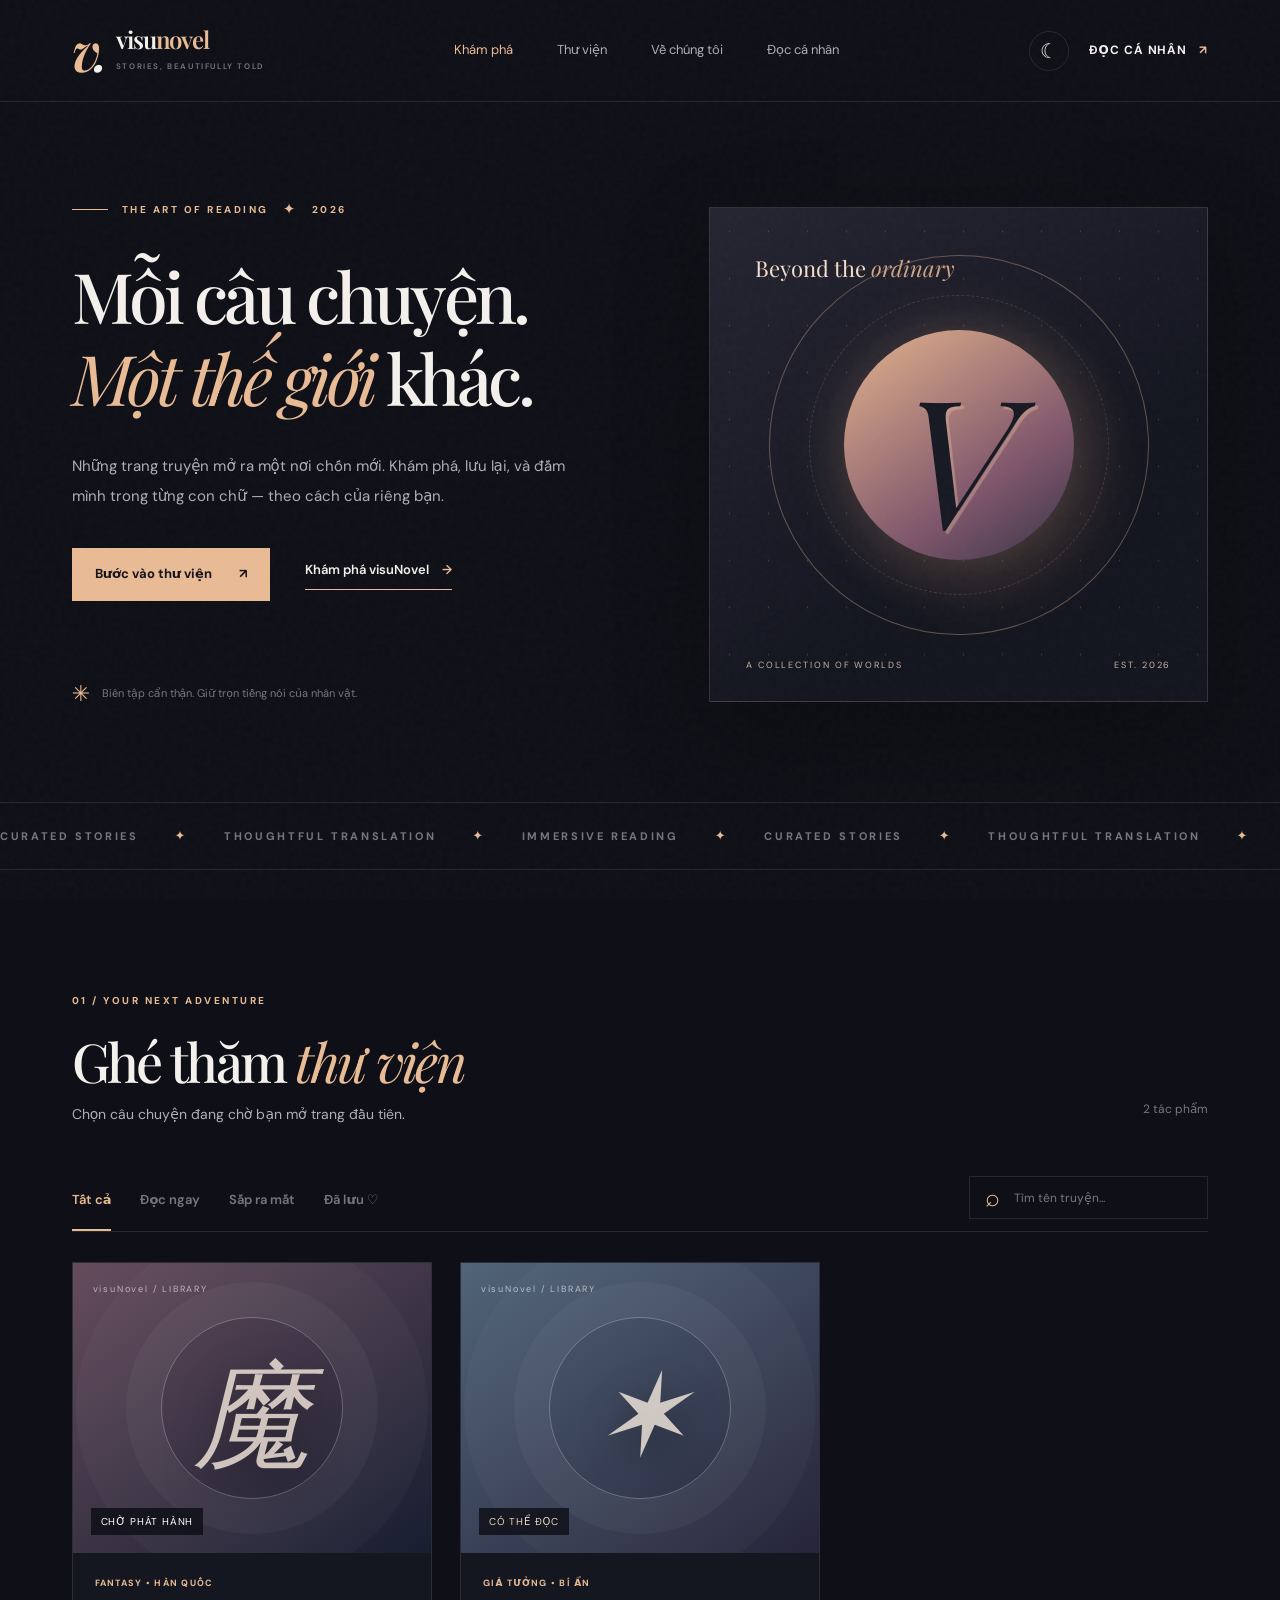
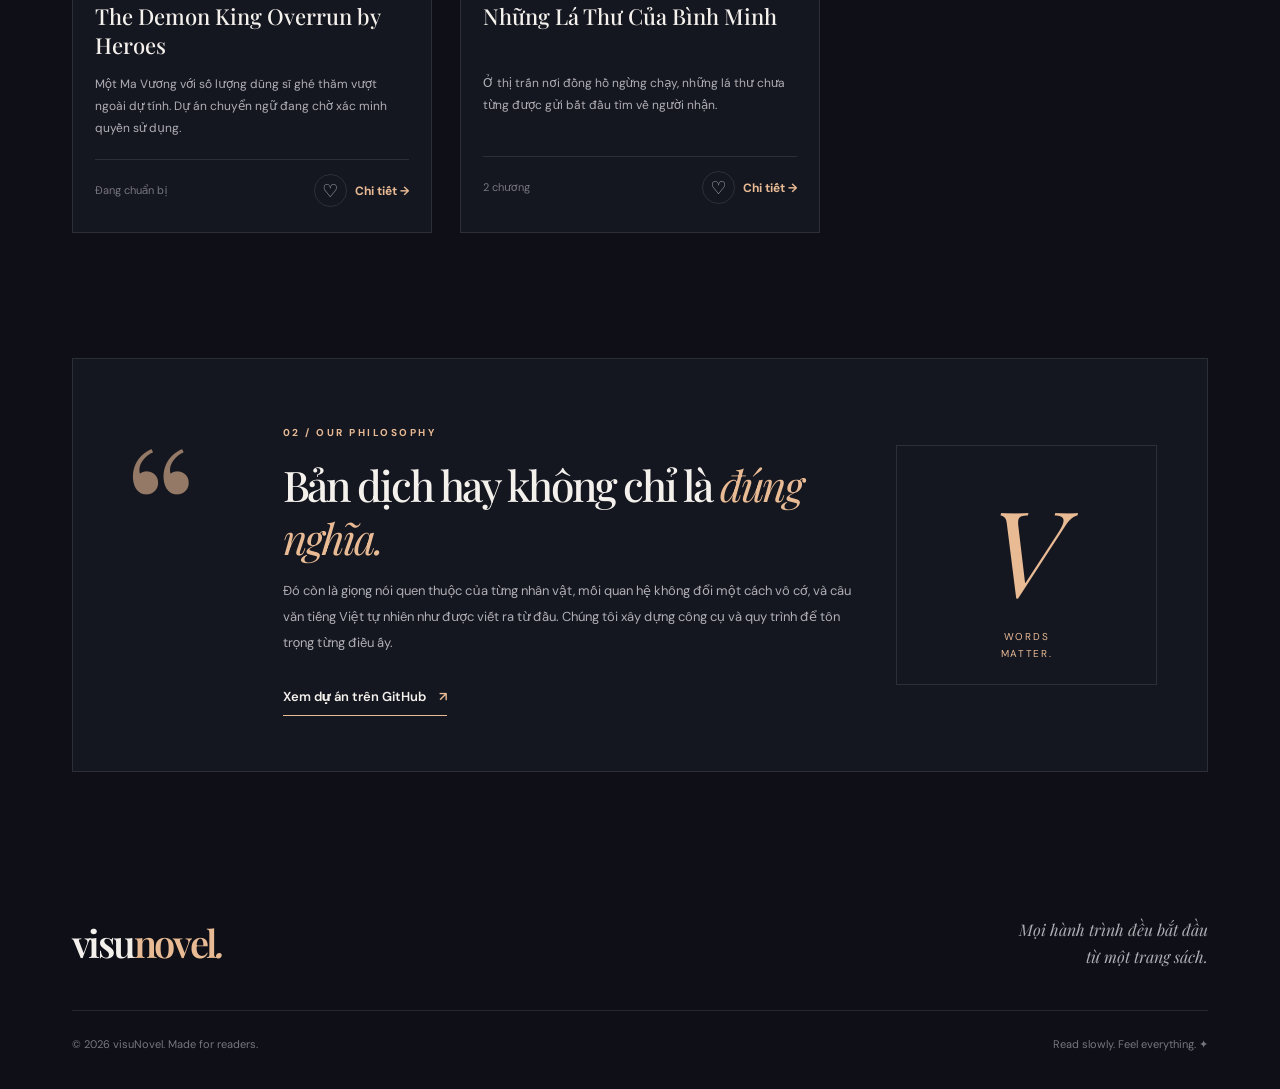
<file: index.html>
<!doctype html>
<html lang="vi">
<head>
  <meta charset="utf-8">
  <meta name="viewport" content="width=device-width, initial-scale=1, viewport-fit=cover">
  <meta name="theme-color" content="#10121c">
  <meta name="description" content="visuNovel — không gian đọc tiểu thuyết tiếng Việt. Trải nghiệm đọc thanh lịch, dễ chịu và biên tập nhất quán.">
  <title>visuNovel — Đọc một thế giới khác</title>
  <link rel="icon" href="data:image/svg+xml,%3Csvg xmlns='http://www.w3.org/2000/svg' viewBox='0 0 64 64'%3E%3Crect width='64' height='64' rx='16' fill='%2310121c'/%3E%3Ctext x='32' y='45' font-family='Georgia' font-style='italic' font-size='52' fill='%23efc8a1' text-anchor='middle'%3EV%3C/text%3E%3C/svg%3E">
  <link rel="stylesheet" href="./assets/style.css">
  <script src="./assets/app.js" type="module"></script>
</head>
<body>
  <div class="background-noise" aria-hidden="true"></div>
  <div class="shell">
    <header class="topbar">
      <a href="#home" class="brand" aria-label="visuNovel, trang chủ"><span class="brand-emblem">v<span>.</span></span><span class="brand-label">visu<span>novel</span><small>STORIES, BEAUTIFULLY TOLD</small></span></a>
      <nav class="navlinks" aria-label="Điều hướng">
        <a href="#home" class="navlink active" data-nav="home">Khám phá</a>
        <a href="#library" class="navlink" data-nav="library">Thư viện</a>
        <a href="#about" class="navlink" data-nav="about">Về chúng tôi</a><a href="./personal.html" class="navlink">Đọc cá nhân</a>
      </nav>
      <div class="header-actions">
        <button class="icon-button" id="themeButton" aria-label="Đổi giao diện sáng tối" title="Giao diện sáng/tối"><span id="themeIcon">☾</span></button>
        <a class="header-cta" href="./personal.html">Đọc cá nhân <span>↗</span></a>
      </div>
    </header>

    <main id="homeView">
      <section class="hero" aria-labelledby="heroTitle">
        <div class="hero-copy">
          <div class="eyebrow"><span class="eyebrow-line"></span> THE ART OF READING <span class="tiny-star">✦</span> 2026</div>
          <h1 id="heroTitle">Mỗi câu chuyện.<br><em>Một thế giới</em> khác.</h1>
          <p class="hero-description">Những trang truyện mở ra một nơi chốn mới. Khám phá, lưu lại, và đắm mình trong từng con chữ — theo cách của riêng bạn.</p>
          <div class="hero-actions"><a class="primary-button" href="#library">Bước vào thư viện <span aria-hidden="true">↗</span></a><a class="text-button" href="#about">Khám phá visuNovel <span>→</span></a></div>
          <div class="hero-footnote"><span class="sparkle">✳</span><span>Biên tập cẩn thận. Giữ trọn tiếng nói của nhân vật.</span></div>
        </div>
        <div class="hero-art" aria-hidden="true"><div class="art-dust"></div><div class="art-ring art-ring-a"></div><div class="art-ring art-ring-b"></div><div class="art-sun"></div><div class="art-center"><span>V</span></div><div class="art-script">Beyond the <em>ordinary</em></div><div class="art-caption">A COLLECTION OF WORLDS <span>EST. 2026</span></div></div>
      </section>

      <section class="marquee" aria-label="Tôn chỉ"><div class="marquee-inner"><span>CURATED STORIES</span><b>✦</b><span>THOUGHTFUL TRANSLATION</span><b>✦</b><span>IMMERSIVE READING</span><b>✦</b><span>CURATED STORIES</span><b>✦</b><span>THOUGHTFUL TRANSLATION</span><b>✦</b><span>IMMERSIVE READING</span><b>✦</b></div></section>

      <section class="catalog-section" id="library">
        <div class="section-head"><div><p class="section-kicker">01 / YOUR NEXT ADVENTURE</p><h2>Ghé thăm <em>thư viện</em></h2><p class="section-subtitle">Chọn câu chuyện đang chờ bạn mở trang đầu tiên.</p></div><span class="catalog-count" id="bookCount">— tác phẩm</span></div>
        <div class="catalog-toolbar">
          <div class="catalog-tabs" role="group" aria-label="Lọc tác phẩm"><button class="tab active" data-filter="all" aria-pressed="true">Tất cả</button><button class="tab" data-filter="available" aria-pressed="false">Đọc ngay</button><button class="tab" data-filter="pending" aria-pressed="false">Sắp ra mắt</button><button class="tab" data-filter="saved" aria-pressed="false">Đã lưu ♡</button></div>
          <label class="search-field"><span aria-hidden="true">⌕</span><input id="searchInput" type="search" placeholder="Tìm tên truyện..." autocomplete="off" aria-label="Tìm truyện"></label>
        </div>
        <div class="book-grid" id="bookGrid" aria-live="polite"><div class="empty-state">Đang mở thư viện...</div></div>
      </section>

      <section class="manifesto" id="about">
        <div class="manifesto-mark">“</div><div class="manifesto-copy"><p class="section-kicker">02 / OUR PHILOSOPHY</p><h2>Bản dịch hay không chỉ là <em>đúng nghĩa.</em></h2><p>Đó còn là giọng nói quen thuộc của từng nhân vật, mối quan hệ không đổi một cách vô cớ, và câu văn tiếng Việt tự nhiên như được viết ra từ đầu. Chúng tôi xây dựng công cụ và quy trình để tôn trọng từng điều ấy.</p><a href="https://github.com/tailolicon/visunovel" rel="noopener noreferrer" target="_blank" class="text-button">Xem dự án trên GitHub <span>↗</span></a></div><div class="manifesto-ornament" aria-hidden="true"><span>V</span><small>Words<br>matter.</small></div>
      </section>
    </main>

    <section id="bookView" class="book-view hidden" aria-live="polite" aria-label="Chi tiết tác phẩm">
      <button id="bookBack" class="back-button">← Quay lại thư viện</button><div id="bookContent"></div>
    </section>

    <section id="readerView" class="reader-view hidden" aria-label="Đọc chương">
      <div class="reader-progress-track"><div id="readerProgress" class="reader-progress"></div></div>
      <div class="reader-toolbar"><button id="readerBack" class="back-button">← Mục lục</button><div class="reader-actions"><button id="fontDown" class="reader-mini" aria-label="Giảm cỡ chữ">A−</button><button id="fontUp" class="reader-mini" aria-label="Tăng cỡ chữ">A+</button><button id="readerTheme" class="reader-mini" aria-label="Đổi giao diện">◐</button></div></div>
      <article class="reader-article"><p class="reader-kicker" id="readerMeta"></p><h1 id="readerTitle"></h1><div id="chapterBody" class="chapter-body"></div><div class="chapter-end"><span>✦</span><p>Hẹn gặp bạn ở trang tiếp theo.</p></div><div class="reader-pagination"><button id="prevChapter" class="secondary-button">← Chương trước</button><button id="nextChapter" class="primary-button">Chương tiếp →</button></div></article>
    </section>

    <footer class="footer"><div class="footer-main"><a href="#home" class="footer-brand">visu<span>novel</span><i>.</i></a><p>Mọi hành trình đều bắt đầu<br>từ một trang sách.</p></div><div class="footer-line"></div><div class="footer-bottom"><span>© 2026 visuNovel. Made for readers.</span><span>Read slowly. Feel everything. ✦</span></div></footer>
  </div>
  <div role="status" aria-live="polite" id="toast" class="toast"></div>
</body>
</html>
</file>
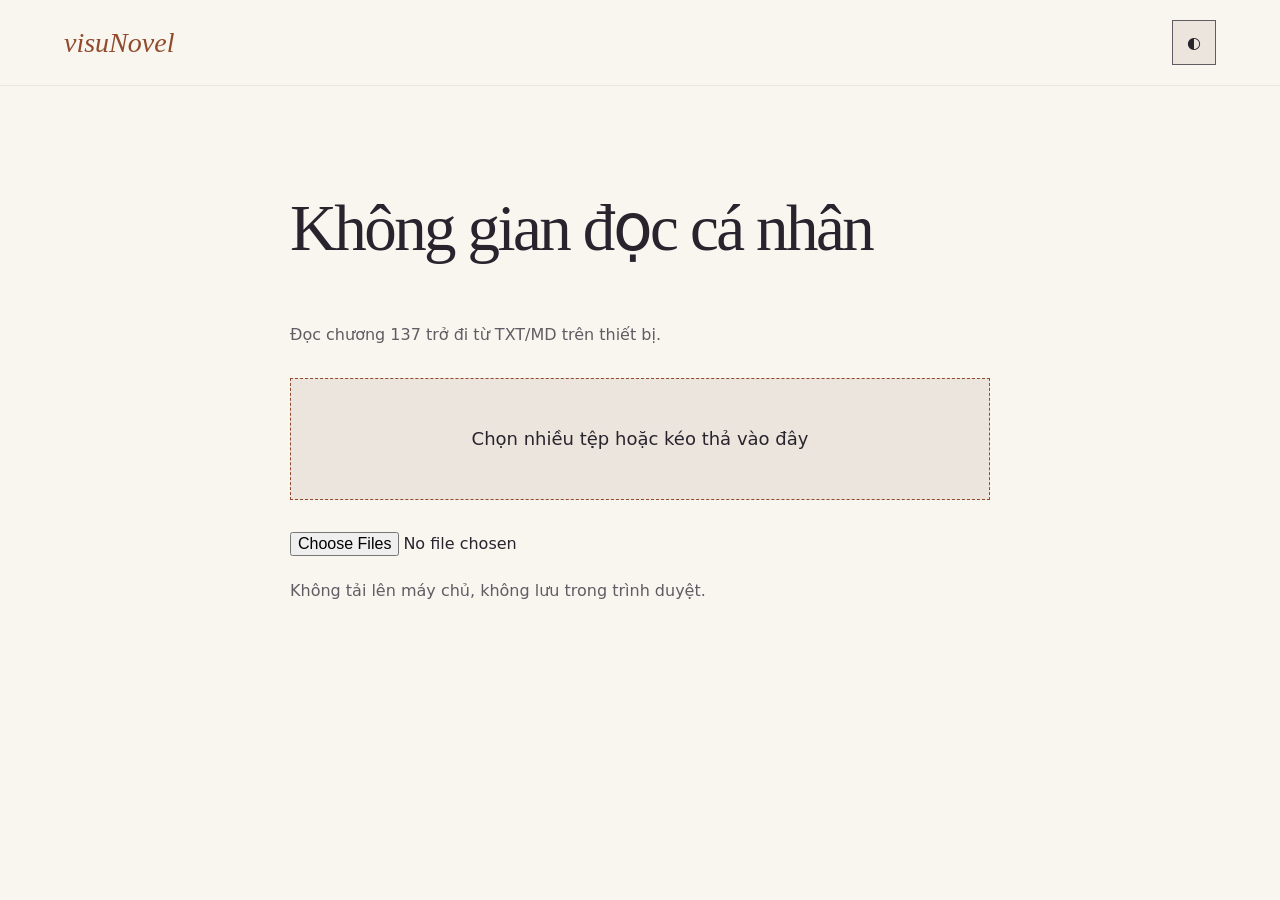
<file: personal.html>
<!doctype html><html lang="vi"><head><meta charset="utf-8"><meta name="viewport" content="width=device-width,initial-scale=1"><meta name="robots" content="noindex,nofollow"><meta http-equiv="Content-Security-Policy" content="default-src 'none'; script-src 'self'; style-src 'self'; connect-src 'none'"><title>visuNovel — Đọc cá nhân</title><link rel="stylesheet" href="./assets/personal.css"><script type="module" src="./assets/personal.js"></script></head><body>
<header class="site-header"><a href="./">visuNovel</a><button id="themeToggle">◐</button></header>
<main><section id="welcome"><h1>Không gian đọc cá nhân</h1><p>Đọc chương 137 trở đi từ TXT/MD trên thiết bị.</p>
<label id="dropzone" for="fileInput">Chọn nhiều tệp hoặc kéo thả vào đây</label><input id="fileInput" type="file" multiple accept=".txt,.md"><p id="errorMessage" role="alert" hidden></p><p id="statusMessage" role="status"></p><p>Không tải lên máy chủ, không lưu trong trình duyệt.</p></section>
<section id="reader" hidden><div class="reader-heading"><p id="collectionSummary"></p><label for="fileInput">Thay tệp</label><button id="clearButton">Xóa khỏi tab</button></div><div class="layout">
<aside aria-label="Mục lục"><h2>Mục lục <span id="chapterCount"></span></h2><ol id="chapterList"></ol></aside><div class="reading-column">
<div class="toolbar" aria-label="Điều chỉnh cỡ chữ"><button id="fontDown">A−</button><span id="fontLabel">20 px</span><button id="fontUp">A+</button></div>
<article><p id="chapterKicker"></p><h1 id="readerTitle" tabindex="-1"></h1><p id="sourceFilename"></p><div id="chapterText"></div></article>
<nav class="pagination"><button id="prevChapter">← Trước</button><button id="nextChapter">Sau →</button></nav></div></div></section></main></body></html>
</file>
<file: assets/style.css>
@import url('https://fonts.googleapis.com/css2?family=DM+Sans:wght@400;500;600;700&family=Playfair+Display:ital,wght@0,400;0,500;0,600;0,700;1,400;1,500;1,600&display=swap');
:root{color-scheme:dark;--bg:#0f1017;--bg2:#151720;--surface:#1c1e29;--surface2:#222431;--text:#f4f0ec;--muted:#b0aeb5;--dim:#777680;--accent:#e9bb95;--accent-strong:#f3cba8;--line:rgba(255,255,255,.10);--line2:rgba(255,255,255,.055);--shadow:0 30px 85px rgba(0,0,0,.28);--serif:'Playfair Display',Georgia,serif;--sans:'DM Sans',system-ui,sans-serif}
:root.light{color-scheme:light;--bg:#f7f4ef;--bg2:#eeebe5;--surface:#fffdf8;--surface2:#ece7de;--text:#24212b;--muted:#6d6772;--dim:#857f89;--accent:#9c593b;--accent-strong:#a75f3f;--line:rgba(40,25,30,.14);--line2:rgba(40,25,30,.07);--shadow:0 30px 85px rgba(55,39,41,.10)}
*{box-sizing:border-box}html{scroll-behavior:smooth}body{margin:0;background:var(--bg);color:var(--text);font:15px/1.7 var(--sans);transition:background .25s,color .25s}button,input{font:inherit}button,a{-webkit-tap-highlight-color:transparent}button{cursor:pointer}a{color:inherit;text-decoration:none}button:focus-visible,a:focus-visible,input:focus-visible{outline:2px solid var(--accent);outline-offset:4px}::selection{background:var(--accent);color:var(--bg)}.hidden{display:none!important}.background-noise{pointer-events:none;position:fixed;inset:0;opacity:.13;background-image:url("data:image/svg+xml,%3Csvg viewBox='0 0 200 200' xmlns='http://www.w3.org/2000/svg'%3E%3Cfilter id='n'%3E%3CfeTurbulence type='fractalNoise' baseFrequency='.78' numOctaves='3' stitchTiles='stitch'/%3E%3C/filter%3E%3Crect width='100%25' height='100%25' filter='url(%23n)' opacity='.2'/%3E%3C/svg%3E");z-index:6}.shell{max-width:1440px;margin:auto;position:relative}.topbar{height:102px;display:flex;align-items:center;justify-content:space-between;padding:0 clamp(24px,5.6vw,88px);border-bottom:1px solid var(--line);position:relative;z-index:7}.brand{display:flex;align-items:center;gap:13px}.brand-emblem{font:italic 600 54px/.9 var(--serif);letter-spacing:-.1em;color:var(--accent)}.brand-emblem span{color:var(--text)}.brand-label{font:600 24px/1 var(--serif);letter-spacing:-.045em}.brand-label>span{color:var(--accent)}.brand-label small{display:block;font:600 8px/1.7 var(--sans);letter-spacing:.2em;color:var(--dim);margin-top:9px}.navlinks{display:flex;gap:44px;height:100%;align-items:center}.navlink{font-size:13px;color:var(--muted);transition:.2s}.navlink.active,.navlink:hover{color:var(--accent)}.header-actions{display:flex;align-items:center;gap:20px}.icon-button,.reader-mini{background:transparent;border:1px solid var(--line);color:var(--text);width:40px;height:40px;border-radius:50%;font-size:20px;display:inline-flex;align-items:center;justify-content:center}.icon-button:hover,.reader-mini:hover{border-color:var(--accent);color:var(--accent)}.header-cta{font-size:12px;font-weight:700;text-transform:uppercase;letter-spacing:.08em}.header-cta span{color:var(--accent);margin-left:8px}
.hero{padding:95px clamp(24px,5.6vw,88px) 90px;display:grid;grid-template-columns:1fr .86fr;align-items:center;gap:5%;min-height:620px;overflow:hidden}.hero-copy{position:relative;z-index:2}.eyebrow,.section-kicker,.reader-kicker{color:var(--accent);font-size:10px;font-weight:700;letter-spacing:.25em;text-transform:uppercase}.eyebrow{display:flex;align-items:center;gap:14px}.eyebrow-line{display:inline-block;width:36px;height:1px;background:var(--accent)}.tiny-star{font-size:15px}.hero h1{font:500 clamp(45px,5.45vw,79px)/1.18 var(--serif);letter-spacing:-.055em;margin:32px 0}.hero h1 em,h2 em{font-weight:400;color:var(--accent)}.hero-description{max-width:520px;color:var(--muted);font-size:15px;line-height:2}.hero-actions{margin-top:37px;display:flex;align-items:center;gap:35px;flex-wrap:wrap}.primary-button{display:inline-flex;justify-content:space-between;align-items:center;gap:27px;background:var(--accent);color:#17131b;padding:15px 22px;border:1px solid transparent;font-weight:700;font-size:13px;line-height:1.6;transition:background .2s,transform .2s}.primary-button:hover{background:var(--accent-strong);transform:translateY(-2px)}.text-button{font-size:13px;font-weight:600;border-bottom:1px solid var(--accent);padding-bottom:7px}.text-button span{color:var(--accent);margin-left:10px}.hero-footnote{margin-top:74px;display:flex;align-items:center;gap:12px;color:var(--dim);font-size:11px}.sparkle{color:var(--accent);font-size:22px}.hero-art{height:495px;position:relative;overflow:hidden;background:radial-gradient(circle at 54% 53%,rgba(211,145,110,.25),transparent 44%),linear-gradient(145deg,#252431,#13151f 65%);border:1px solid rgba(233,187,149,.16);box-shadow:var(--shadow)}.art-dust{position:absolute;inset:0;background-image:radial-gradient(#e4c0a2 0.7px,transparent .9px);background-size:39px 47px;opacity:.2}.art-ring{position:absolute;border:1px solid rgba(233,187,149,.36);border-radius:50%;left:50%;top:48%;transform:translate(-50%,-50%) rotate(-24deg)}.art-ring-a{width:380px;height:380px}.art-ring-b{width:300px;height:300px;border-style:dashed;opacity:.5}.art-sun{position:absolute;width:230px;height:230px;border-radius:50%;background:linear-gradient(145deg,#e5b48d,#7e556b 66%,#373347);top:48%;left:50%;transform:translate(-50%,-50%);box-shadow:0 0 65px #e9bb9530}.art-center{position:absolute;inset:0;display:flex;align-items:center;justify-content:center;color:#171923}.art-center span{font:italic 400 180px/.8 var(--serif);text-shadow:3px 3px 1px #f9d3ab55}.art-script{position:absolute;top:45px;left:45px;color:#f5ddcb;font:400 22px var(--serif)}.art-script em{color:#cfa485}.art-caption{position:absolute;bottom:28px;left:36px;right:36px;display:flex;justify-content:space-between;font-size:9px;letter-spacing:.21em;color:#c8b2a7}.marquee{height:68px;overflow:hidden;border-top:1px solid var(--line);border-bottom:1px solid var(--line);display:flex;align-items:center;white-space:nowrap}.marquee-inner{display:flex;align-items:center;gap:36px;letter-spacing:.24em;font-size:11px;font-weight:700;color:var(--dim);animation:marquee 40s linear infinite;width:max-content}.marquee b{color:var(--accent);font-size:13px}@keyframes marquee{to{transform:translateX(-50%)}}.catalog-section{padding:112px clamp(24px,5.6vw,88px) 125px}.section-head{display:flex;align-items:flex-end;justify-content:space-between;gap:24px}h2{font:500 clamp(37px,4.2vw,56px)/1.25 var(--serif);letter-spacing:-.05em;margin:18px 0 8px}.section-subtitle{color:var(--muted);margin:5px 0;font-size:14px}.catalog-count{color:var(--dim);font-size:12px;padding-bottom:12px}.catalog-toolbar{display:flex;align-items:center;justify-content:space-between;gap:24px;margin:45px 0 30px;border-bottom:1px solid var(--line)}.catalog-tabs{display:flex;gap:29px;flex-wrap:wrap}.tab{background:none;border:0;border-bottom:2px solid transparent;padding:12px 0 18px;color:var(--dim);font-size:13px;font-weight:600}.tab.active,.tab:hover{color:var(--accent);border-bottom-color:var(--accent)}.search-field{display:flex;gap:12px;align-items:center;border:1px solid var(--line);padding:8px 15px;margin-bottom:12px}.search-field span{color:var(--accent);font-size:25px;line-height:1}.search-field input{border:0;outline:0;background:transparent;color:var(--text);width:180px;font-size:12px}.search-field input::placeholder{color:var(--dim)}.book-grid{display:grid;grid-template-columns:repeat(3,minmax(0,1fr));gap:28px}.book-card{border:1px solid var(--line);background:var(--bg2);min-width:0;transition:transform .25s,border-color .25s;overflow:hidden}.book-card:hover{transform:translateY(-5px);border-color:rgba(233,187,149,.45)}.book-cover{height:290px;position:relative;display:flex;align-items:center;justify-content:center;overflow:hidden;background:linear-gradient(145deg,var(--cover-a),var(--cover-b))}.book-cover:before{content:'';position:absolute;width:180px;height:180px;border:1px solid rgba(255,255,255,.27);border-radius:50%;box-shadow:0 0 0 35px rgba(255,255,255,.035),0 0 0 85px rgba(255,255,255,.025)}.cover-symbol{font:italic 500 116px/.9 var(--serif);color:rgba(255,242,229,.77);position:relative;text-shadow:0 12px 45px #0005}.cover-label{position:absolute;top:19px;left:20px;color:#fff9;font-size:9px;letter-spacing:.2em}.book-status{position:absolute;bottom:18px;left:18px;background:rgba(12,13,20,.8);color:#fff;padding:5px 10px;font-size:10px;letter-spacing:.08em}.book-status.available{color:#ead4bc}.book-info{padding:23px 22px 24px}.book-category{color:var(--accent);letter-spacing:.14em;font-size:9px;font-weight:700;text-transform:uppercase}.book-title{font:500 22px/1.35 var(--serif);margin:10px 0;color:var(--text);min-height:58px}.book-summary{color:var(--muted);font-size:12px;line-height:1.85;min-height:65px}.book-meta{display:flex;align-items:center;justify-content:space-between;border-top:1px solid var(--line);padding-top:14px;margin-top:19px;color:var(--dim);font-size:11px;gap:10px}.card-actions{display:flex;align-items:center;gap:8px}.card-link{border:0;background:none;color:var(--accent);font-size:12px;font-weight:700;padding:7px 0}.save-button{border:1px solid var(--line);background:none;color:var(--muted);width:33px;height:33px;border-radius:50%;font-size:18px}.save-button.saved{color:var(--accent)}.empty-state{padding:64px 20px;text-align:center;color:var(--muted);border:1px dashed var(--line);grid-column:1/-1}.manifesto{display:grid;grid-template-columns:.22fr 1fr .45fr;gap:32px;align-items:center;margin:0 clamp(24px,5.6vw,88px) 110px;padding:55px 50px;border:1px solid var(--line);background:var(--bg2)}.manifesto-mark{font:180px/1 var(--serif);color:var(--accent);align-self:start;opacity:.6}.manifesto h2{font-size:clamp(29px,3.3vw,43px)}.manifesto-copy>p:not(.section-kicker){color:var(--muted);max-width:650px;line-height:2;font-size:13px}.manifesto .text-button{display:inline-block;margin-top:17px}.manifesto-ornament{display:flex;flex-direction:column;align-items:center;justify-content:center;min-height:240px;border:1px solid var(--line);color:var(--accent)}.manifesto-ornament span{font:italic 120px var(--serif)}.manifesto-ornament small{letter-spacing:.17em;text-align:center;font-size:10px;text-transform:uppercase}.footer{padding:18px clamp(24px,5.6vw,88px) 35px}.footer-main{display:flex;justify-content:space-between;align-items:center}.footer-brand{font:600 38px var(--serif);letter-spacing:-.06em}.footer-brand span{color:var(--accent)}.footer-brand i{color:var(--accent)}.footer-main p{color:var(--muted);font:italic 16px/1.7 var(--serif);text-align:right}.footer-line{height:1px;background:var(--line);margin:24px 0}.footer-bottom{display:flex;justify-content:space-between;color:var(--dim);font-size:11px}
.book-view{padding:44px clamp(24px,5.6vw,88px) 100px;min-height:65vh}.back-button{background:transparent;color:var(--muted);border:none;font-size:12px;letter-spacing:.04em;padding:8px 0}.back-button:hover{color:var(--accent)}.book-detail{display:grid;grid-template-columns:265px minmax(0,1fr);gap:56px;max-width:950px;margin:45px auto}.book-detail .book-cover{height:365px}.detail-title{font:500 clamp(34px,4.5vw,53px)/1.24 var(--serif);letter-spacing:-.04em;margin:12px 0}.detail-info{color:var(--muted);font-size:13px;line-height:2}.detail-tags{display:flex;flex-wrap:wrap;gap:9px;margin:20px 0}.detail-tags span{border:1px solid var(--line);padding:5px 12px;font-size:11px;color:var(--muted)}.detail-actions{display:flex;gap:14px;flex-wrap:wrap;margin-top:25px}.notice{background:var(--surface);border-left:2px solid var(--accent);padding:17px 20px;color:var(--muted);font-size:13px;line-height:1.8;margin:26px 0}.chapter-list{max-width:950px;margin:25px auto}.chapter-heading{font:500 29px var(--serif);margin:30px 0}.chapter-row{display:flex;align-items:center;justify-content:space-between;border-bottom:1px solid var(--line);padding:15px 3px;gap:20px;font-size:13px;color:var(--muted)}.chapter-row button{background:none;border:0;color:var(--text);text-align:left;flex:1}.chapter-row button:hover{color:var(--accent)}.chapter-row span{font-size:11px;color:var(--dim)}
.reader-view{background:var(--bg);padding:0 24px 90px;min-height:75vh}.reader-progress-track{position:sticky;top:0;height:3px;background:var(--line);z-index:10;margin:0 -24px}.reader-progress{height:100%;background:var(--accent);width:0;transition:width .2s}.reader-toolbar{max-width:1040px;margin:0 auto;display:flex;align-items:center;justify-content:space-between;padding:25px 0}.reader-actions{display:flex;gap:9px}.reader-mini{width:38px;height:38px;border-radius:0;font-size:13px}.reader-article{max-width:700px;margin:56px auto}.reader-kicker{text-align:center}.reader-article h1{text-align:center;font:500 clamp(32px,5vw,50px)/1.3 var(--serif);margin:24px 0 65px}.chapter-body{font-family:Georgia,'Times New Roman',serif;font-size:var(--reader-size,20px);line-height:2.1;color:var(--text);overflow-wrap:break-word}.chapter-body p{text-indent:1.5em;margin:0 0 1.2em}.chapter-body p.dialogue{text-indent:0}.chapter-end{text-align:center;color:var(--muted);margin:75px 0}.chapter-end span{color:var(--accent);font-size:30px}.chapter-end p{font:italic 15px var(--serif)}.reader-pagination{display:flex;justify-content:space-between;gap:20px}.secondary-button{background:transparent;border:1px solid var(--line);color:var(--text);padding:15px 22px;font-size:13px}.secondary-button:hover{border-color:var(--accent)}.secondary-button:disabled,.primary-button:disabled{opacity:.3;cursor:not-allowed}.toast{position:fixed;bottom:28px;left:50%;transform:translate(-50%,20px);background:var(--surface2);color:var(--text);border:1px solid var(--line);padding:10px 22px;box-shadow:var(--shadow);font-size:12px;opacity:0;pointer-events:none;z-index:50;transition:.25s;white-space:nowrap}.toast.show{opacity:1;transform:translate(-50%,0)}
@media(max-width:1000px){.navlinks{gap:20px}.hero{grid-template-columns:1fr .75fr;gap:18px}.hero-art{height:390px}.art-ring-a{width:300px;height:300px}.art-ring-b{width:240px;height:240px}.art-sun{width:190px;height:190px}.art-center span{font-size:140px}.book-grid{grid-template-columns:repeat(2,minmax(0,1fr))}.manifesto{grid-template-columns:70px 1fr}.manifesto-ornament{display:none}}
@media(max-width:740px){.topbar{height:76px;padding:0 22px}.brand-emblem{font-size:44px}.brand-label{font-size:21px}.brand-label small{font-size:7px}.navlinks{display:none}.header-cta{display:none}.hero{display:flex;flex-direction:column;align-items:stretch;padding:58px 23px 55px;min-height:0;gap:40px}.hero h1{font-size:clamp(44px,10vw,68px);margin:25px 0}.hero-description{font-size:14px}.hero-actions{gap:23px}.hero-footnote{margin-top:37px}.hero-art{height:330px}.art-sun{width:170px;height:170px}.art-ring-a{width:280px;height:280px}.art-ring-b{width:220px;height:220px}.art-center span{font-size:115px}.art-script{top:23px;left:23px;font-size:17px}.art-caption{bottom:18px;left:20px;right:20px;font-size:8px}.marquee{height:55px}.catalog-section{padding:78px 23px}.section-head{align-items:start}.section-head h2{font-size:41px}.catalog-count{white-space:nowrap;padding-top:14px}.catalog-toolbar{flex-direction:column;align-items:stretch;gap:17px;margin-top:30px;border:0}.catalog-tabs{border-bottom:1px solid var(--line);gap:21px;flex-wrap:nowrap;overflow-x:auto}.tab{white-space:nowrap;font-size:12px}.search-field{margin-bottom:0}.search-field input{width:100%}.book-grid{gap:14px}.book-cover{height:225px}.book-info{padding:15px}.book-title{font-size:18px;min-height:54px}.book-summary{font-size:11px;min-height:85px}.book-status{font-size:9px;left:10px;bottom:10px}.book-meta{flex-wrap:wrap;font-size:10px}.manifesto{margin:0 23px 70px;padding:30px 26px;display:block}.manifesto-mark{font-size:80px;height:54px}.manifesto h2{font-size:34px}.footer{padding:18px 23px 30px}.footer-bottom{gap:15px}.footer-bottom span:last-child{display:none}.book-detail{grid-template-columns:1fr;gap:28px}.book-detail .book-cover{max-width:260px;height:355px}.book-view{padding:26px 23px 75px}.reader-view{padding:0 21px 70px}.reader-article{margin:38px auto}.reader-article h1{margin-bottom:45px}.chapter-body{font-size:var(--reader-size,19px);line-height:2}.reader-pagination{gap:10px}.reader-pagination button{padding:12px}}
@media(max-width:380px){.book-grid{grid-template-columns:1fr}.book-cover{height:300px}.book-summary,.book-title{min-height:0}.hero h1{font-size:41px}.catalog-tabs{gap:16px}}
@media(prefers-reduced-motion:reduce){*,*:before,*:after{scroll-behavior:auto!important;animation:none!important;transition:none!important}}
</file>
<file: assets/personal.css>
:root{color-scheme:dark;--bg:#11111a;--fg:#f3eee8;--muted:#b4aeb9;--surface:#23232e;--accent:#efbb97;--size:20px} @media(prefers-color-scheme:light){:root:not([data-theme]){color-scheme:light;--bg:#f9f6f0;--fg:#28242e;--muted:#625b64;--surface:#ece5dd;--accent:#904a2c}}:root[data-theme=light]{color-scheme:light;--bg:#f9f6f0;--fg:#28242e;--muted:#625b64;--surface:#ece5dd;--accent:#904a2c}:root[data-theme=dark]{color-scheme:dark;--bg:#11111a;--fg:#f3eee8;--muted:#b4aeb9;--surface:#23232e;--accent:#efbb97}
*{box-sizing:border-box}body{margin:0;background:var(--bg);color:var(--fg);font:16px/1.7 system-ui,sans-serif}a{color:var(--accent)}button,input{font:inherit}button,label{cursor:pointer}button{min-height:44px;background:var(--surface);color:var(--fg);border:1px solid var(--muted);padding:8px 14px}button:disabled{opacity:.4;cursor:not-allowed}button:focus-visible,label:focus-visible,a:focus-visible{outline:3px solid var(--accent);outline-offset:3px}[hidden]{display:none!important}
header{display:flex;align-items:center;justify-content:space-between;gap:15px;padding:20px clamp(18px,5vw,75px);border-bottom:1px solid var(--surface)}header a{text-decoration:none;font:italic 28px Georgia,serif}main{max-width:1120px;margin:auto;padding:0 20px}#welcome{max-width:700px;margin:clamp(50px,8vw,110px) auto}h1{font:normal clamp(36px,6vw,65px)/1.2 Georgia,serif;letter-spacing:-.04em}h1 em{color:var(--accent)}#welcome>p{color:var(--muted)}#dropzone{display:block;margin:30px 0;padding:45px 20px;text-align:center;background:var(--surface);border:1px dashed var(--accent);font-size:18px}#dropzone:hover{filter:brightness(1.12)}#fileInput{display:block;max-width:100%;margin:20px 0}#errorMessage{color:#f3a2a2}#reader{padding:30px 0}.reader-heading{display:flex;align-items:center;gap:12px;flex-wrap:wrap;border-bottom:1px solid var(--surface);padding-bottom:20px}.reader-heading p{flex:1;color:var(--muted)}.reader-heading label{padding:9px 12px;background:var(--surface)}.layout{display:grid;grid-template-columns:210px minmax(0,1fr);gap:45px;margin-top:30px}aside{align-self:start;position:sticky;top:15px;max-height:85vh;overflow:auto}aside ol{list-style:none;margin:0;padding:0}aside li button{width:100%;text-align:left;margin-bottom:5px}aside button[aria-current=page]{color:var(--accent);border-color:var(--accent)}.toolbar{display:flex;align-items:center;gap:12px}article{max-width:740px;margin:35px auto}article h1{text-align:center;font-size:40px}#sourceFilename{text-align:center;color:var(--muted);font-size:12px;margin-bottom:50px}#chapterText{font:var(--size)/1.95 Georgia,serif;white-space:pre-wrap;overflow-wrap:anywhere}#chapterText p{margin:0 0 1.4em;text-indent:1.3em}.pagination{display:flex;justify-content:space-between;gap:12px;margin:40px 0}footer{padding:25px;text-align:center;color:var(--muted);font-size:12px}@media(max-width:750px){.layout{display:block}aside{position:static;max-height:none;overflow:visible}aside ol{display:flex;gap:7px;overflow-x:auto;padding-bottom:15px}aside li{flex:0 0 auto}article h1{font-size:32px}.pagination button{flex:1}}@media(prefers-reduced-motion:reduce){*{scroll-behavior:auto!important;animation:none!important}}
.reading-column{min-width:0}
</file>
